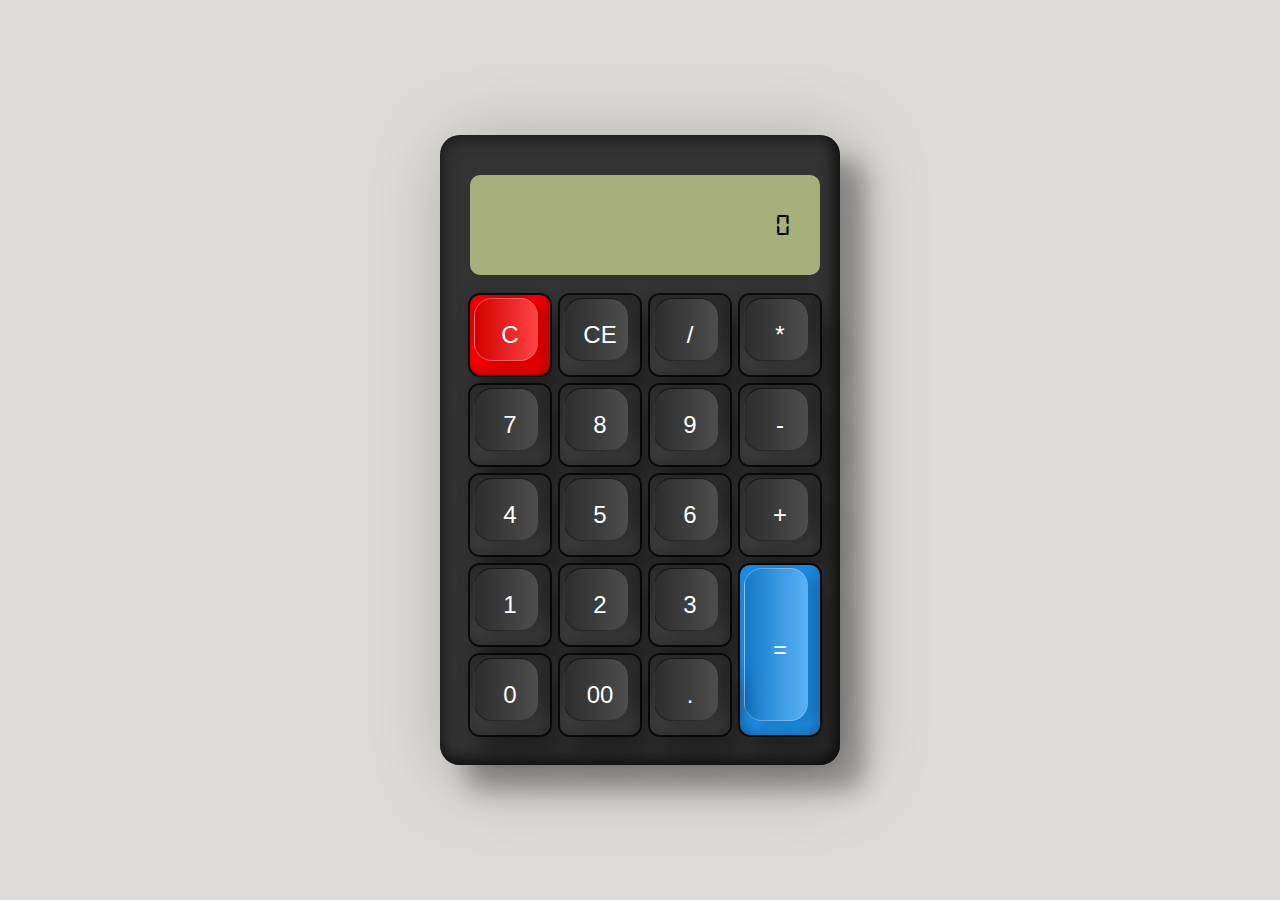
<file: Calculator/index.html>
<!DOCTYPE html>
<html lang="en">

    <head>
        <meta charset="UTF-8">
        <meta name="viewport" content="width=device-width, initial-scale=1.0">
        <title>Calculator</title>
        <link rel="stylesheet" href="styles.css">
    </head>

    <body>
        <div class="container">
            <div class="calculator">
                <!-- buttons -->
                 
                <input type="text" class="value" readonly value="0">
                <button class="num red" data-button="C"><i>C</i></button>
                <button class="num" data-button="CE"><i>CE</i></button>
                <button class="num" data-button="/"><i>/</i></button>
                <button class="num" data-button="*"><i>*</i></button>

                <button class="num" data-button="7"><i>7</i></button>
                <button class="num" data-button="8"><i>8</i></button>
                <button class="num" data-button="9"><i>9</i></button>
                <button class="num" data-button="-"><i>-</i></button>

                <button class="num" data-button="4"><i>4</i></button>
                <button class="num" data-button="5"><i>5</i></button>
                <button class="num" data-button="6"><i>6</i></button>
                <button class="num" data-button="+"><i>+</i></button>

                <button class="num" data-button="1"><i>1</i></button>
                <button class="num" data-button="2"><i>2</i></button>
                <button class="num" data-button="3"><i>3</i></button>
                <button class="num equal" data-button="="><i>=</i></button>

                <button class="num" data-button="0"><i>0</i></button>
                <button class="num" data-button="00"><i>00</i></button>
                <button class="num" data-button="."><i>.</i></button>



            </div>
        </div>

        <script src="script.js"></script>
    </body>

</html>
</file>
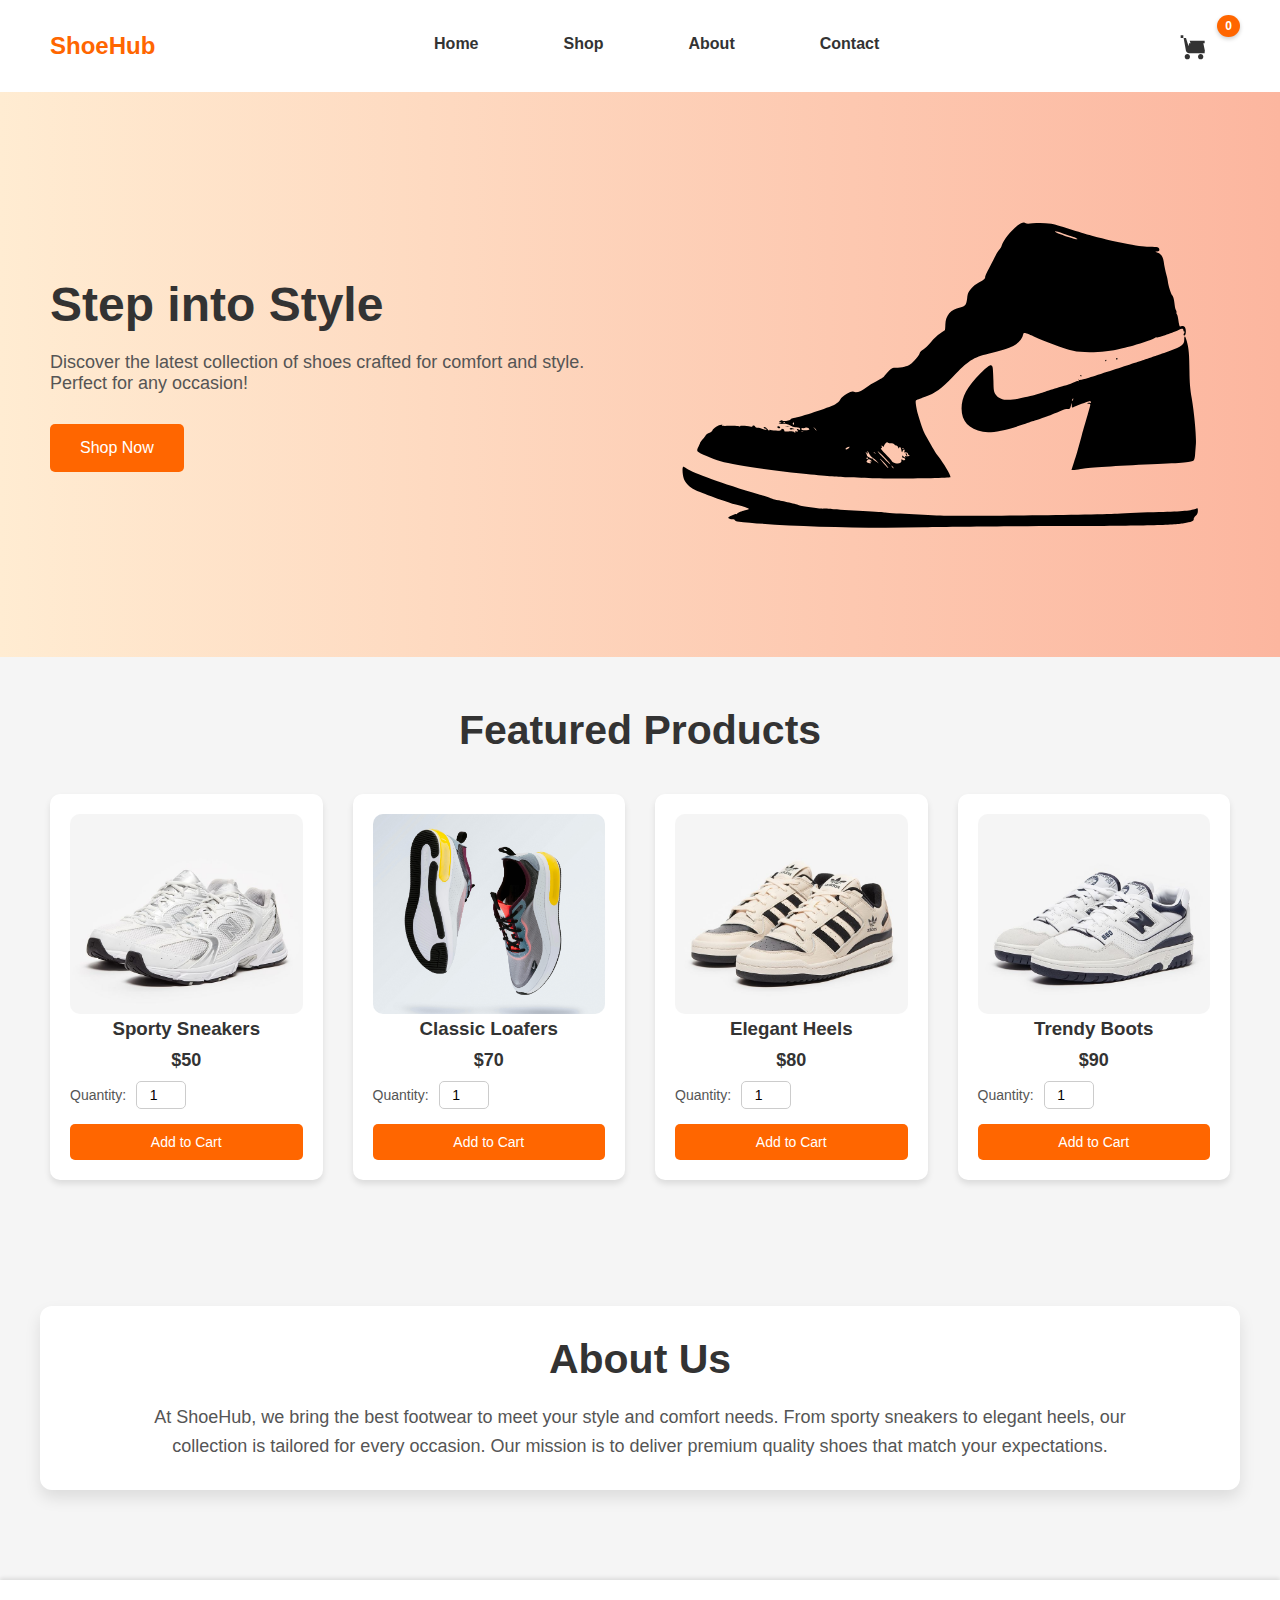
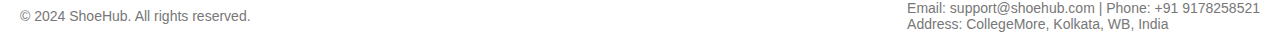
<file: Landing-page/index.html>
<!DOCTYPE html>
<html lang="en">

    <head>
        <meta charset="UTF-8">
        <meta name="viewport" content="width=device-width, initial-scale=1.0">
        <title>Modern Shoe Store</title>
        <link rel="stylesheet" href="styles.css">
    </head>

    <body>
        <header>
            <div class="logo">ShoeHub</div>
            <nav>
                <a href="#hero-section">Home</a>
                <a href="#product-section">Shop</a>
                <a href="#about-section">About</a>
                <a href="#contact-section">Contact</a>
            </nav>

            <div class="cart">
                <button id="cart-button">
                    <svg xmlns="http://www.w3.org/2000/svg" viewBox="0 0 24 24" width="24" height="24">
                        <path fill="#333"
                            d="M7 18c-1.1 0-1.99.9-1.99 2S5.9 22 7 22s2-.9 2-2-.9-2-2-2zm10 0c-1.1 0-1.99.9-1.99 2s.89 2 1.99 2 2-.9 2-2-.9-2-2-2zm-9.83-2l1.15-6H19l1.24 6H7.17zm2.12-8H20v2H9.42l-.63-2zM6.78 4H4v2h2l2.73 8.9c.11.37.46.6.86.6H20v2H8.36c-1.14 0-2.12-.77-2.4-1.85L4.22 6H2V4h4.78z" />
                    </svg>
                    <span id="cart-count" class="cart-count">0</span>
                </button>
            </div>
            <div class="hamburger" id="hamburger">
                <div class="line"></div>
                <div class="line"></div>
                <div class="line"></div>
            </div>
    
        </header>

        <div class="sidebar" id="sidebar">
            <nav>
                <a href="#hero-section">Home</a>
                <a href="#product-section">Shop</a>
                <a href="#about-section">About</a>
                <a href="#contact-section">Contact</a>
            </nav>
        </div>

        <section id="hero-section" class="hero">
            <div class="hero-text">
                <h1>Step into Style</h1>
                <p>Discover the latest collection of shoes crafted for comfort and style. Perfect for any occasion!</p>
                <button>Shop Now</button>
            </div>
            <img src="assets/Air-Jordan-1-Retro-High-Og-“bred-Toe”-Red-Nike-Jordan-1_-HD-Png-Download_761x440_-PngFind.svg" alt="shoes-1">
        </section>

        <section id="product-section" class="product-section">
            <h2>Featured Products</h2>
            <div class="product-grid">
                <div class="product" data-name="Sporty Sneakers" data-price="50">
                    <img src="assets/New Balance 530.jpeg" alt="Shoe 1">
                    <h3>Sporty Sneakers</h3>
                    <p class="price">$50</p>
                    <div class="quantity-container">
                        <label for="quantity-1">Quantity:</label>
                        <input type="number" id="quantity-1" class="quantity-input" value="1" min="1">
                    </div>
                    <button class="add-to-cart">Add to Cart</button>
                </div>
                <div class="product" data-name="Classic Loafers" data-price="70">
                    <img src="assets/pexels-melvin-buezo-1253763-2529148.jpg" alt="Shoe 2">
                    <h3>Classic Loafers</h3>
                    <p class="price">$70</p>
                    <div class="quantity-container">
                        <label for="quantity-2">Quantity:</label>
                        <input type="number" id="quantity-2" class="quantity-input" value="1" min="1">
                    </div>
                    <button class="add-to-cart">Add to Cart</button>
                </div>
                <div class="product" data-name="Elegant Heels" data-price="80">
                    <img src="assets/download (3).jpeg" alt="Shoe 3">
                    <h3>Elegant Heels</h3>
                    <p class="price">$80</p>
                    <div class="quantity-container">
                        <label for="quantity-3">Quantity:</label>
                        <input type="number" id="quantity-3" class="quantity-input" value="1" min="1">
                    </div>
                    <button class="add-to-cart">Add to Cart</button>
                </div>
                <div class="product" data-name="Trendy Boots" data-price="90">
                    <img src="assets/New Balance 550.jpeg" alt="Shoe 4">
                    <h3>Trendy Boots</h3>
                    <p class="price">$90</p>
                    <div class="quantity-container">
                        <label for="quantity-4">Quantity:</label>
                        <input type="number" id="quantity-4" class="quantity-input" value="1" min="1">
                    </div>
                    <button class="add-to-cart">Add to Cart</button>
                </div>
            </div>
        </section>

        <section id="about-section" class="about-section">
            <div class="about-card">
                <h2>About Us</h2>
                <p>At ShoeHub, we bring the best footwear to meet your style and comfort needs. From sporty sneakers to
                    elegant heels, our collection is tailored for every occasion. Our mission is to deliver premium quality
                    shoes that match your expectations.</p>
            </div>
        </section>
        

        <footer id="contact-section">
            <div class="contact-info">
                <p>&copy; 2024 ShoeHub. All rights reserved.</p>
                <div class="info">
                    <p>Email: support@shoehub.com | Phone: +91 9178258521</p>
                    <p>Address: CollegeMore, Kolkata, WB, India</p>
                </div>
            </div>
        </footer>

        <script src="script.js"></script>
    </body>

</html>
</file>
<file: Calculator/styles.css>
*{
    margin: 0;
    padding: 0;
    box-sizing: border-box;
    -webkit-user-select: none;
    user-select: none;
}

@font-face {
    font-family: Digital-7;
    src: url(font-style/digital-7\ \(mono\).ttf);
}

body{
    background-color: rgb(221, 219, 216);
    font-family: Arial, Helvetica, sans-serif;
    display: flex;
    flex-direction: row;
    justify-content: center;
    align-items: center;
    min-height: 100vh;
}


.container{
    background-color: #333;
    padding: 40px 30px 30px;
    padding-right: 20px;
    border-radius: 20px;
    min-height: 400px;
    min-width: 300px;
    box-shadow: 25px 25px 25px rgba(0,0,0,0.30),
    10px 10px 78px rgba(0,0,0,0.25),
    inset -5px -5px 15px rgba(0,0,0,0.75),
    inset 5px 5px 15px rgba(0,0,0,0.25);
}

.calculator{
    display: grid;
    gap: 10px;
}

.calculator .value{

    grid-column:span 4;
    height: 100px;
    background-color: #a7af7c;
    border-radius: 10px;
    margin-bottom: 10px;
    border: none;
    outline: none;
    font-size: 30px;
    padding: 30px;
    font-family: Digital-7;
    text-align: right;
}

.calculator button{
    width: 80px;
    height: 80px;
    border: none;
    background: linear-gradient(180deg, #2f2f2f, #3f3f3f);
    border-radius: 10px;
    cursor: pointer;
    color: #ffff;
    box-shadow: inset -8px 0 8px rgba(0, 0, 0, 0.15),
    inset 0 -8px 8px rgba(0, 0, 0, 0.15),
    0 0 0 2px rgba(0, 0, 0,0.75),
    10px 20px 25px rgba(0, 0, 0, 0.4); 
    position: relative;
}


.calculator button::before{
    content:' ' ;
    position: absolute;
    top: 3px;
    left: 4px;
    right: 12px;
    bottom: 14px;
    border-radius: 18px;
    background: linear-gradient(90deg, #2d2d2d, #4d4d4d);
    box-shadow: -5px -5px 15px rgba(0, 0, 0, 0.1),
    10px 5px 10px rgba(0, 0, 0, 0.15);
    border-left: 1px solid rgba(0, 0, 0, 0.30);
    border-bottom: 1px solid rgba(0, 0, 0, 0.30);
    border-top: 1px solid rgba(0, 0, 0, 0.6);

}

.calculator button i{
    position: relative;
    text-transform: uppercase;    
    font-size: 1.5rem;
    font-style: normal;
}

.calculator button:active{
    filter: brightness(1.5);
}

.calculator .red{
    background: #f00;
}

.calculator .red::before{
    background: linear-gradient(90deg, #d20000, rgba(255, 255, 255, 0.27));
    border-left: 1px solid rgba(255, 255, 255, 0.27);
    border-bottom: 1px solid rgba(255, 255, 255, 0.27);
    border-top: 1px solid rgba(255, 255, 255, 0.27);
}


.calculator .num::before{
    background: linear-gradient(90deg);
}

.calculator .equal {
    grid-row: span 2;
    height: 170px;
    background: #2196f3;
}

.calculator .equal::before{
    background: linear-gradient(90deg, #1479c9, rgba(255, 255, 255, 0.27));
    border-left: 1px solid rgba(255, 255, 255, 0.27);
    border-bottom: 1px solid rgba(255, 255, 255, 0.27);
    border-top: 1px solid rgba(255, 255, 255, 0.27);
}
</file>
<file: Landing-page/styles.css>
* {
  margin: 0;
  padding: 0;
  box-sizing: border-box;
}

html {
  scroll-behavior: smooth;
}

body {
  font-family: "Arial", sans-serif;
  background-color: #f5f5f5;
  color: #333;
  overflow-x: hidden;
}

header {
  display: flex;
  justify-content: space-between;
  align-items: center;
  padding: 20px 50px;
  background-color: #fff;
  box-shadow: 0 2px 4px rgba(0, 0, 0, 0.1);
}

header .logo {
  font-size: 24px;
  font-weight: bold;
  color: #ff6600;
  transition: transform 0.2s ease-in-out, box-shadow 0.3s ease-in-out;
}

header .logo:hover {
  transform: scale(1.2);
}

.cart {
  position: relative;
}

#cart-button {
  background: none;
  border: none;
  cursor: pointer;
  display: flex;
  align-items: center;
  position: relative;
  font-size: 0;
}

#cart-button svg {
  width: 32px;
  height: 32px;
  fill: #333;
  transition: transform 0.2s ease;
}

#cart-button:hover svg {
  transform: scale(1.1);
}

.cart-count {
  position: absolute;
  top: -5px;
  right: -10px;
  background-color: #ff6600;
  color: white;
  font-size: 12px;
  font-weight: bold;
  border-radius: 50%;
  padding: 4px 8px;
  min-width: 20px;
  text-align: center;
  box-shadow: 0 2px 4px rgba(0, 0, 0, 0.2);
  transform: scale(1);
  transition: transform 0.2s ease;
}

#cart-button:hover .cart-count {
  transform: scale(1.2);
}

/* Navbar styles */
nav {
  display: flex;
  gap: 85px;
}

nav a {
  color: #333;
  text-decoration: none;
  font-size: 16px;
  font-weight: bolder;
  position: relative;
  padding-bottom: 5px;
}

nav a::after {
  content: "";
  position: absolute;
  left: 0;
  bottom: 0;
  width: 0;
  height: 3px;
  background-color: #ff6600;
  transition: width 0.3s ease;
}

nav a:hover::after {
  width: 100%;
}

/* Hamburger button */
.hamburger {
  display: none;
  cursor: pointer;
  flex-direction: column;
  gap: 5px;
}

.hamburger .line {
  width: 25px;
  height: 3px;
  background-color: #333;
  border-radius: 5px;
}

.hero {
  display: flex;
  justify-content: space-between;
  align-items: center;
  padding: 100px 50px;
  background: linear-gradient(to right, #ffecd2, #fcb69f);
}

.hero-text {
  max-width: 50%;
}

.hero-text h1 {
  font-size: 48px;
  margin-bottom: 20px;
  color: #333;
}

.hero-text p {
  font-size: 18px;
  margin-bottom: 30px;
  color: #555;
}

.hero-text button {
  padding: 15px 30px;
  font-size: 16px;
  background-color: #ff6600;
  color: #fff;
  border: none;
  border-radius: 5px;
  cursor: pointer;
}

/* Base Button Style */
button {
  padding: 10px 20px;
  font-size: 14px;
  background-color: #ff6600;
  color: #fff;
  border: none;
  border-radius: 5px;
  cursor: pointer;
  transition: background-color 0.3s ease, transform 0.2s ease;
}

/* Hover Effect */
button:hover {
  background-color: #e05500;
  transform: scale(1.05);
}

/* Active/Click Effect */
button:active {
  background-color: #b84000;
  transform: scale(0.95);
}

.hero img {
  max-width: 50%;
  border-radius: 10px;
  transition: transform 0.3s ease-in-out, box-shadow 0.3s ease-in-out;
}

.hero img:hover {
  transform: scale(1.1); 
}

.product-section {
  padding: 50px;
}

.product-section h2 {
  text-align: center;
  margin-bottom: 40px;
  font-size: 41px;
  color: #333;
}

.product-grid {
  display: grid;
  grid-template-columns: repeat(auto-fit, minmax(250px, 1fr));
  gap: 30px;
}

.product {
  background-color: #fff;
  padding: 20px;
  border-radius: 10px;
  box-shadow: 0 4px 6px rgba(0, 0, 0, 0.1);
  text-align: center;
  
}

.product img {
  width: 100%;
  height: 200px;
  object-fit: cover;
  border-radius: 10px;
  transition: transform 0.3s ease-in-out, box-shadow 0.3s ease-in-out;
}

.product img:hover {
  transform: translateY(-10px);
  box-shadow: 0 12px 24px rgba(0, 0, 0, 0.15);
}

.product .price {
  font-size: 18px;
  font-weight: bold;
  margin: 10px 0;
  color: #333;
}

.quantity-container {
  display: flex;
  align-items: center;
  margin-bottom: 15px;
  gap: 10px;
}

.quantity-container label {
  font-size: 14px;
  color: #555;
}

.quantity-container .quantity-input {
  width: 50px;
  padding: 5px;
  font-size: 14px;
  border: 1px solid #ccc;
  border-radius: 5px;
  text-align: center;
}

/* Button Alignment */
.add-to-cart {
  width: 100%;
}

#about-section {
  margin-top: 2%;
  display: flex;
  justify-content: center;
  align-items: center;
  text-align: center;
  padding: 50px 10px; /* Adding padding to the section */
}

.about-card {
  background-color: #fff;
  padding: 30px;
  max-width: 1200px;
  width: 100%;
  box-shadow: 0 8px 16px rgba(0, 0, 0, 0.1);
  border-radius: 12px;
  transition: transform 0.3s ease-in-out, box-shadow 0.3s ease-in-out;
}

.about-card:hover {
  transform: translateY(-10px);
  box-shadow: 0 12px 24px rgba(0, 0, 0, 0.15);
}

#about-section h2 {
  font-size: 41px;
  margin-bottom: 20px;
  color: #333;
}

#about-section p {
  font-size: 18px;
  color: #555;
  line-height: 1.6;
  max-width: 988px;
  margin: 0 auto; /* Center text in large screen */
}

footer {
  text-align: center;
  padding: 20px;
  background-color: #fff;
  box-shadow: 0 -2px 4px rgba(0, 0, 0, 0.1);
  margin-top: 40px;
}

footer p {
  font-size: 14px;
  color: #777;
}

.contact-info {
  display: flex;
  justify-content: space-between;
  align-items: center;
}

.info {
  text-align: left;
}


/* Sidebar */
.sidebar {
    display: none;
    background: rgba(255, 255, 255, 0.251);
    -webkit-backdrop-filter: blur(7px);
    backdrop-filter: blur(7px);
    box-shadow: -10px 0 10px rgba(0, 0, 0, 0.1);
    position: fixed;
    top: 0;
    right: -999px;
    height: 100vh;
    width: 250px;
    padding-top: 50px;
    z-index: 3;
    transition: right 0.5s;
  }

  .sidebar nav a {
    color: white;
    display: block;
    margin: 25px;
    padding: 15px 0;
    text-decoration: none;
    font-size: 25px;
    border-bottom: 1px solid #444;
  }

  .sidebar nav a:hover {
    background-color: #444;
  }

@media screen and (max-width: 768px) {
     .hamburger {
        display: flex;
        margin-left: 10px;
      }

      nav{
        display: none;
      }

  .hero {
    flex-direction: column;
    text-align: center;
  }

  .hero-text {
    max-width: 100%;
  }

  .hero img {
    max-width: 80%;
    margin-top: 20px;
  }

  .product-grid {
    grid-template-columns: 1fr;
  }

.contact-info{
  display: flex;
  flex-direction: column;
  gap: 10px;
}

.info{
  text-align: center;
}


}

@media screen and (max-width: 480px) {
  header nav {
    flex-direction: column;
    gap: 10px;
  }

  .hero-text h1 {
    font-size: 36px;
  }

  .hero-text p {
    font-size: 16px;
  }

  .product-section h2 {
    font-size: 28px;
  }
}
</file>
